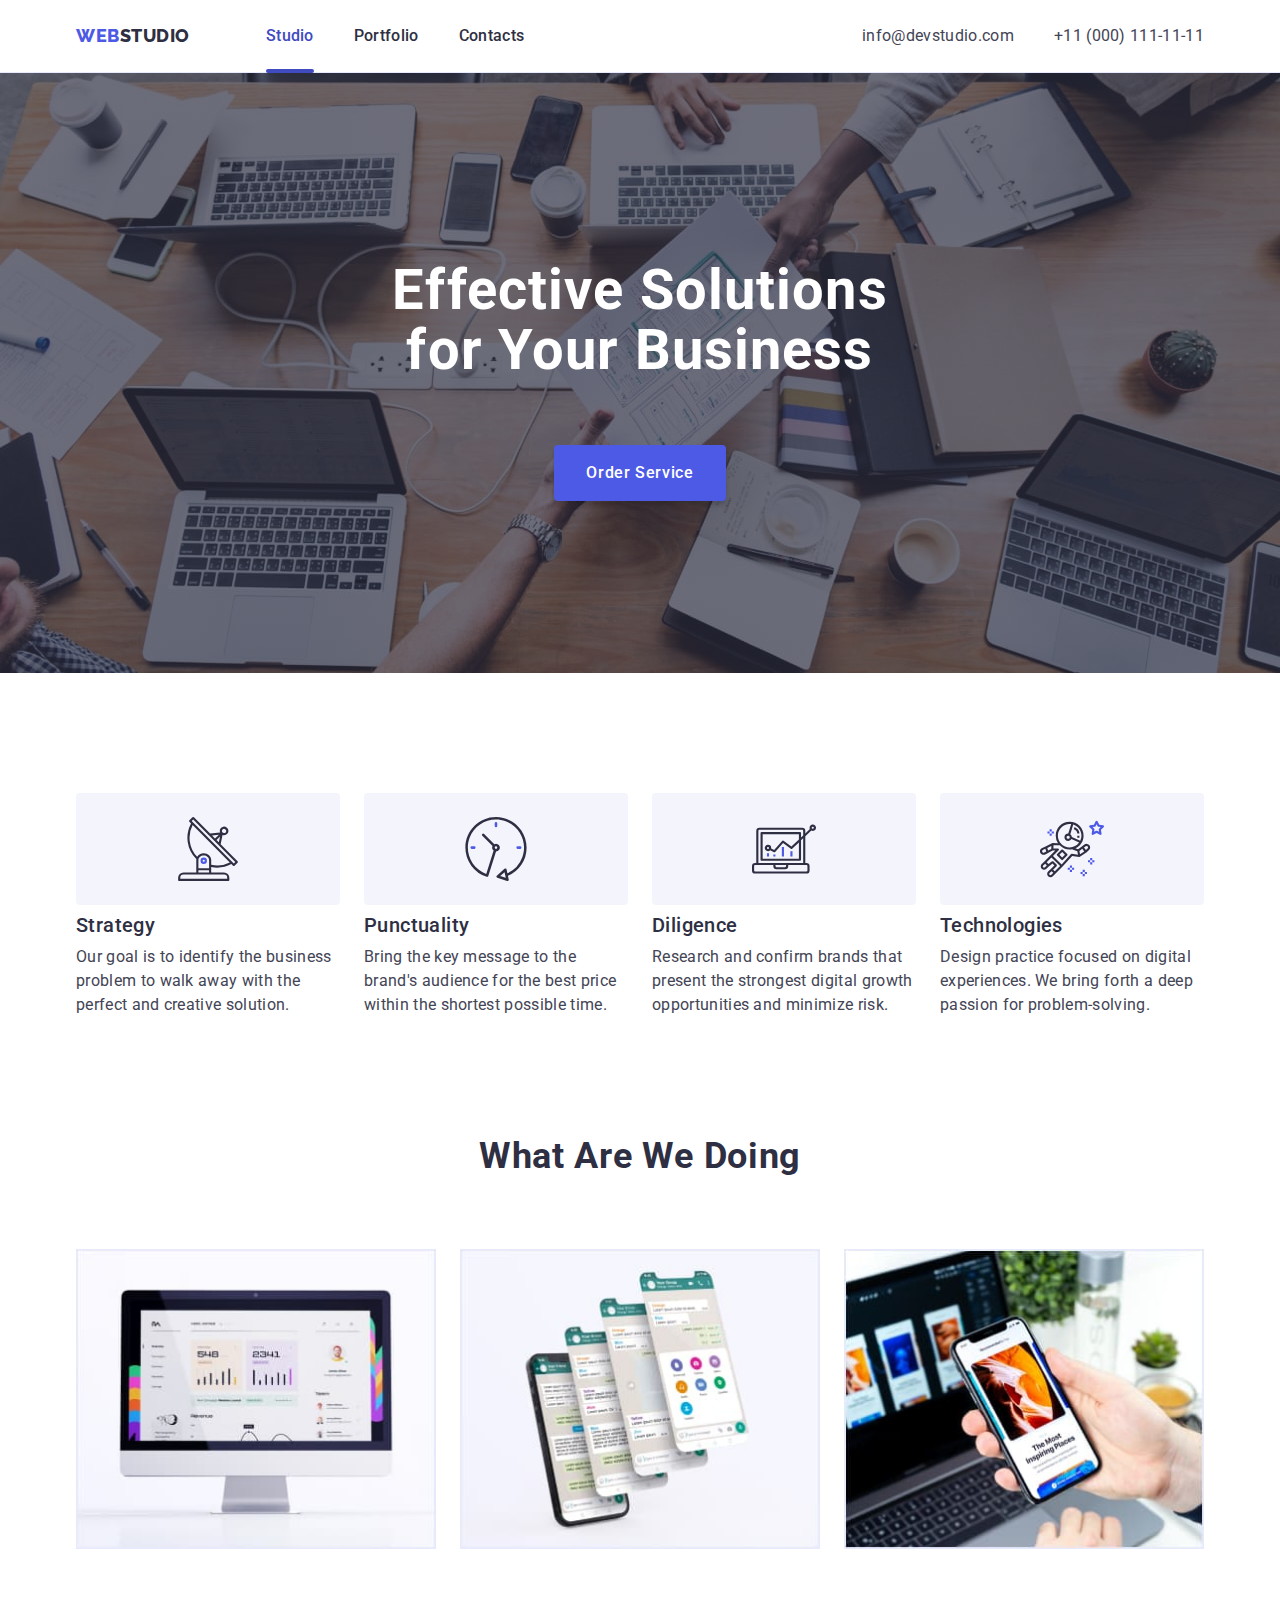
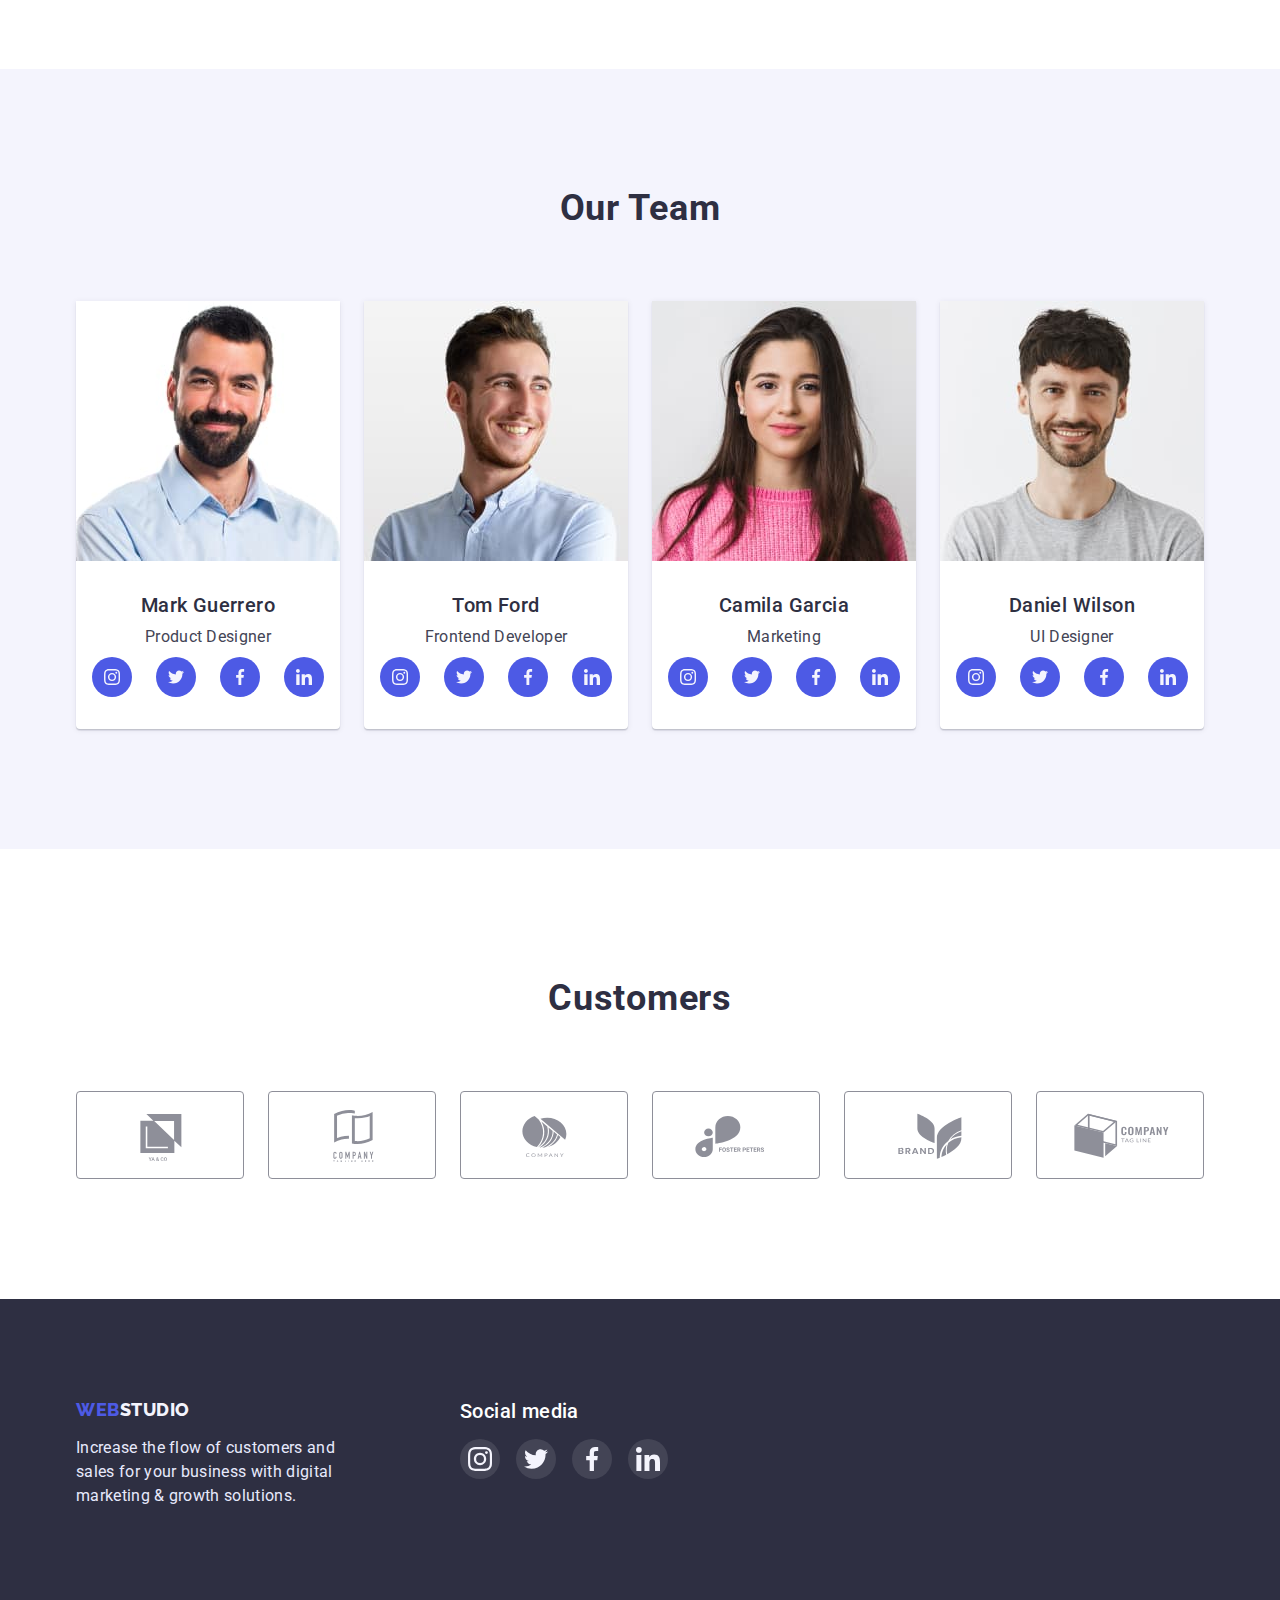
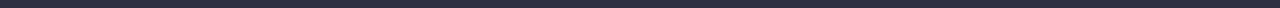
<file: index.html>
<!DOCTYPE html>
<html lang="en">
  <head>
    <meta charset="UTF-8" />
    <meta http-equiv="X-UA-Compatible" content="IE=edge" />
    <meta name="viewport" content="width=, initial-scale=1.0" />

    <title>Document</title>

    <!--font-family-->
    <link rel="preconnect" href="https://fonts.googleapis.com" />
    <link rel="preconnect" href="https://fonts.gstatic.com" crossorigin />
    <link
      href="https://fonts.googleapis.com/css2?family=Raleway:wght@800&family=Roboto:wght@400;500;700;900&display=swap"
      rel="stylesheet"
    />

    <!--normalize-->
    <link
      rel="stylesheet"
      href="https://cdn.jsdelivr.net/npm/modern-normalize@1.1.0/modern-normalize.min.css"
    />

    <!-- base styles-->
    <link rel="stylesheet" href="./css/style.css" />
  </head>

  <body>
    <header class="header">
      <div class="container header-container">
        <nav class="header-navigation">
          <a class="header-logo link" href="./index.html">
            <span>Web</span>Studio</a
          >
          <ul class="header-list list">
            <li class="header-links">
              <a class="header-link link current" href="./index.html">Studio</a>
            </li>
            <li class="header-links">
              <a class="header-link link" href="./portfolio.html">Portfolio</a>
            </li>
            <li class="header-links">
              <a class="header-link link" href="#Contacts">Contacts</a>
            </li>
          </ul>
        </nav>
        <address class="link-address">
          <ul class="contact-list list">
            <li class="contact-item">
              <a class="contact-link link" href="mailto:info@devstudio.com"
                >info@devstudio.com</a
              >
            </li>
            <li class="contact-item">
              <a class="contact-tel link" href="tel:+110001111111"
                >+11 (000) 111-11-11</a
              >
            </li>
          </ul>
        </address>
      </div>
    </header>
    <!--main-content-->
    <main>
      <!--hero-->
      <section class="hero">
        <div class="container">
          <h1 class="hero-title">Effective Solutions for Your Business</h1>
          <button type="button" class="hero-btn" data-modal-open>
            Order Service
          </button>
        </div>
      </section>
      <!--section1-->
      <section class="feature">
        <div class="container">
          <h2 class="visually-hidden">Features</h2>
          <ul class="feature-list list">
            <li class="list-item">
              <div class="icon">
                <svg width="64" height="64">
                  <use href="./images/icons.svg#antenna"></use>
                </svg>
              </div>
              <h3 class="feature-subtitle section-subtitle">Strategy</h3>
              <p class="feature-text section-text">
                Our goal is to identify the business problem to walk away with
                the perfect and creative solution.
              </p>
            </li>
            <li class="list-item">
              <div class="icon">
                <svg width="64" height="64">
                  <use href="./images/icons.svg#clock"></use>
                </svg>
              </div>
              <h3 class="feature-subtitle section-subtitle">Punctuality</h3>
              <p class="feature-text section-text">
                Bring the key message to the brand's audience for the best price
                within the shortest possible time.
              </p>
            </li>
            <li class="list-item">
              <div class="icon">
                <svg width="64" height="64">
                  <use href="./images/icons.svg#diagram"></use>
                </svg>
              </div>
              <h3 class="feature-subtitle section-subtitle">Diligence</h3>
              <p class="feature-text section-text">
                Research and confirm brands that present the strongest digital
                growth opportunities and minimize risk.
              </p>
            </li>
            <li class="list-item">
              <div class="icon">
                <svg width="64" height="64">
                  <use href="./images/icons.svg#astronaut"></use>
                </svg>
              </div>
              <h3 class="feature-subtitle section-subtitle">Technologies</h3>
              <p class="feature-text section-text">
                Design practice focused on digital experiences. We bring forth a
                deep passion for problem-solving.
              </p>
            </li>
          </ul>
        </div>
      </section>
      <!--section2-->
      <section class="about">
        <div class="container">
          <h2 class="about-title section-title">What are we doing</h2>
          <ul class="list-about list">
            <li class="list-about-item">
              <img
                src="./images/about/desktop.jpg"
                alt="computer monitor"
                width="360"
              />
            </li>
            <li class="list-about-item">
              <img
                src="./images/about/phone_app.jpg"
                alt="phone apps"
                width="360"
              />
            </li>
            <li class="list-about-item">
              <img
                src="./images/about/connection.jpg"
                alt="take a phone in a hand near the laptop"
                width="360"
              />
            </li>
          </ul>
        </div>
      </section>
      <!--section3-->
      <section class="team">
        <div class="container">
          <h2 class="team-title section-title">Our Team</h2>
          <ul class="about-team list">
            <li class="team-card">
              <img src="./images/team/mark.jpg" alt="man" width="264" />
              <div class="card-content">
                <h3 class="team-subtitle section-subtitle">Mark Guerrero</h3>
                <p class="team-text section-text">Product Designer</p>
                <ul class="social-list list">
                  <li class="social-list-item">
                    <a class="social-list-link" href="">
                      <svg class="social-list-icon" width="16" height="16">
                        <use href="./images/icons.svg#instagram"></use>
                      </svg>
                    </a>
                  </li>
                  <li class="social-list-item">
                    <a class="social-list-link" href="">
                      <svg class="social-list-icon" width="16" height="16">
                        <use href="./images/icons.svg#twitter"></use>
                      </svg>
                    </a>
                  </li>
                  <li class="social-list-item">
                    <a class="social-list-link" href="">
                      <svg class="social-list-icon" width="16" height="16">
                        <use href="./images/icons.svg#facebook"></use>
                      </svg>
                    </a>
                  </li>
                  <li class="social-list-item">
                    <a class="social-list-link" href="">
                      <svg class="social-list-icon" width="16" height="16">
                        <use href="./images/icons.svg#linkedin"></use>
                      </svg>
                    </a>
                  </li>
                </ul>
              </div>
            </li>
            <li class="team-card">
              <img src="./images/team/tom.jpg" alt="man" width="264" />
              <div class="card-content">
                <h3 class="team-subtitle section-subtitle">Tom Ford</h3>
                <p class="team-text section-text">Frontend Developer</p>
                <ul class="social-list list">
                  <li class="social-list-item">
                    <a class="social-list-link" href="">
                      <svg class="social-list-icon" width="16" height="16">
                        <use href="./images/icons.svg#instagram"></use>
                      </svg>
                    </a>
                  </li>
                  <li class="social-list-item">
                    <a class="social-list-link" href="">
                      <svg class="social-list-icon" width="16" height="16">
                        <use href="./images/icons.svg#twitter"></use>
                      </svg>
                    </a>
                  </li>
                  <li class="social-list-item">
                    <a class="social-list-link" href="">
                      <svg class="social-list-icon" width="16" height="16">
                        <use href="./images/icons.svg#facebook"></use>
                      </svg>
                    </a>
                  </li>
                  <li class="social-list-item">
                    <a class="social-list-link" href="">
                      <svg class="social-list-icon" width="16" height="16">
                        <use href="./images/icons.svg#linkedin"></use>
                      </svg>
                    </a>
                  </li>
                </ul>
              </div>
            </li>
            <li class="team-card">
              <img src="./images/team/camila.jpg" alt="woman" width="264" />
              <div class="card-content">
                <h3 class="team-subtitle section-subtitle">Camila Garcia</h3>
                <p class="team-text section-text">Marketing</p>
                <ul class="social-list list">
                  <li class="social-list-item">
                    <a class="social-list-link" href="">
                      <svg class="social-list-icon" width="16" height="16">
                        <use href="./images/icons.svg#instagram"></use>
                      </svg>
                    </a>
                  </li>
                  <li class="social-list-item">
                    <a class="social-list-link" href="">
                      <svg class="social-list-icon" width="16" height="16">
                        <use href="./images/icons.svg#twitter"></use>
                      </svg>
                    </a>
                  </li>
                  <li class="social-list-item">
                    <a class="social-list-link" href="">
                      <svg class="social-list-icon" width="16" height="16">
                        <use href="./images/icons.svg#facebook"></use>
                      </svg>
                    </a>
                  </li>
                  <li class="social-list-item">
                    <a class="social-list-link" href="">
                      <svg class="social-list-icon" width="16" height="16">
                        <use href="./images/icons.svg#linkedin"></use>
                      </svg>
                    </a>
                  </li>
                </ul>
              </div>
            </li>
            <li class="team-card">
              <img src="./images/team/daniel.jpg" alt="man" width="264" />
              <div class="card-content">
                <h3 class="team-subtitle section-subtitle">Daniel Wilson</h3>
                <p class="team-text section-text">UI Designer</p>
                <ul class="social-list list">
                  <li class="social-list-item">
                    <a class="social-list-link" href="">
                      <svg class="social-list-icon" width="16" height="16">
                        <use href="./images/icons.svg#instagram"></use>
                      </svg>
                    </a>
                  </li>
                  <li class="social-list-item">
                    <a class="social-list-link" href="">
                      <svg class="social-list-icon" width="16" height="16">
                        <use href="./images/icons.svg#twitter"></use>
                      </svg>
                    </a>
                  </li>
                  <li class="social-list-item">
                    <a class="social-list-link" href="">
                      <svg class="social-list-icon" width="16" height="16">
                        <use href="./images/icons.svg#facebook"></use>
                      </svg>
                    </a>
                  </li>
                  <li class="social-list-item">
                    <a class="social-list-link" href="">
                      <svg class="social-list-icon" width="16" height="16">
                        <use href="./images/icons.svg#linkedin"></use>
                      </svg>
                    </a>
                  </li>
                </ul>
              </div>
            </li>
          </ul>
        </div>
      </section>
      <!--section4-->
      <section class="customers">
        <div class="container">
          <h2 class="section-title">Customers</h2>
          <ul class="logo-list list">
            <li class="logo-list-item">
              <a class="logo-list-link" href="">
                <svg class="logo-list-icon" width="104" height="56">
                  <use href="./images/icons.svg#logo"></use>
                </svg>
              </a>
            </li>
            <li class="logo-list-item">
              <a class="logo-list-link" href="">
                <svg class="logo-list-icon" width="104" height="56">
                  <use href="./images/icons.svg#logo-1"></use>
                </svg>
              </a>
            </li>
            <li class="logo-list-item">
              <a class="logo-list-link" href="">
                <svg class="logo-list-icon" width="104" height="56">
                  <use href="./images/icons.svg#logo-2"></use>
                </svg>
              </a>
            </li>
            <li class="logo-list-item">
              <a class="logo-list-link" href="">
                <svg class="logo-list-icon" width="104" height="56">
                  <use href="./images/icons.svg#logo-3"></use>
                </svg>
              </a>
            </li>
            <li class="logo-list-item">
              <a class="logo-list-link" href="">
                <svg class="logo-list-icon" width="104" height="56">
                  <use href="./images/icons.svg#logo-4"></use>
                </svg>
              </a>
            </li>
            <li class="logo-list-item">
              <a class="logo-list-link" href="">
                <svg class="logo-list-icon" width="104" height="56">
                  <use href="./images/icons.svg#logo-5"></use>
                </svg>
              </a>
            </li>
          </ul>
        </div>
      </section>
    </main>
    <!--Footer-->
    <footer class="footer">
      <div class="footer-container container">
        <div class="footer-asaid">
          <a class="footer-logo link" href="./index.html">
            <span>Web</span>Studio</a
          >
          <p class="footer-text">
            Increase the flow of customers and sales for your business with
            digital marketing & growth solutions.
          </p>
        </div>
        <div class="footer-link">
          <h2 class="footer-subtitle section-subtitle">Social media</h2>
          <ul class="footer-social-list list">
            <li class="footer-social-item">
              <a class="footer-social-link" href="">
                <svg class="footer-social-icon" width="24" height="24">
                  <use href="./images/icons.svg#instagram"></use>
                </svg>
              </a>
            </li>
            <li class="footer-social-item">
              <a class="footer-social-link" href="">
                <svg class="footer-social-icon" width="24" height="24">
                  <use href="./images/icons.svg#twitter"></use>
                </svg>
              </a>
            </li>
            <li class="footer-social-item">
              <a class="footer-social-link" href="">
                <svg class="footer-social-icon" width="24" height="24">
                  <use href="./images/icons.svg#facebook"></use>
                </svg>
              </a>
            </li>
            <li class="footer-social-item">
              <a class="footer-social-link" href="">
                <svg class="footer-social-icon" width="24" height="24">
                  <use href="./images/icons.svg#linkedin"></use>
                </svg>
              </a>
            </li>
          </ul>
        </div>
      </div>
    </footer>
    <!--backdrop-->
    <div class="backdrop is-hidden" data-modal>
      <div class="modal">
        <button type="button" class="modal-btn" data-modal-close>
          <svg class="modal-btn-icon" width="8" height="8">
            <use href="./images/icons.svg#modal-close"></use>
          </svg>
        </button>
      </div>
    </div>
    <script src="./js/modal.js"></script>
  </body>
</html>
</file>
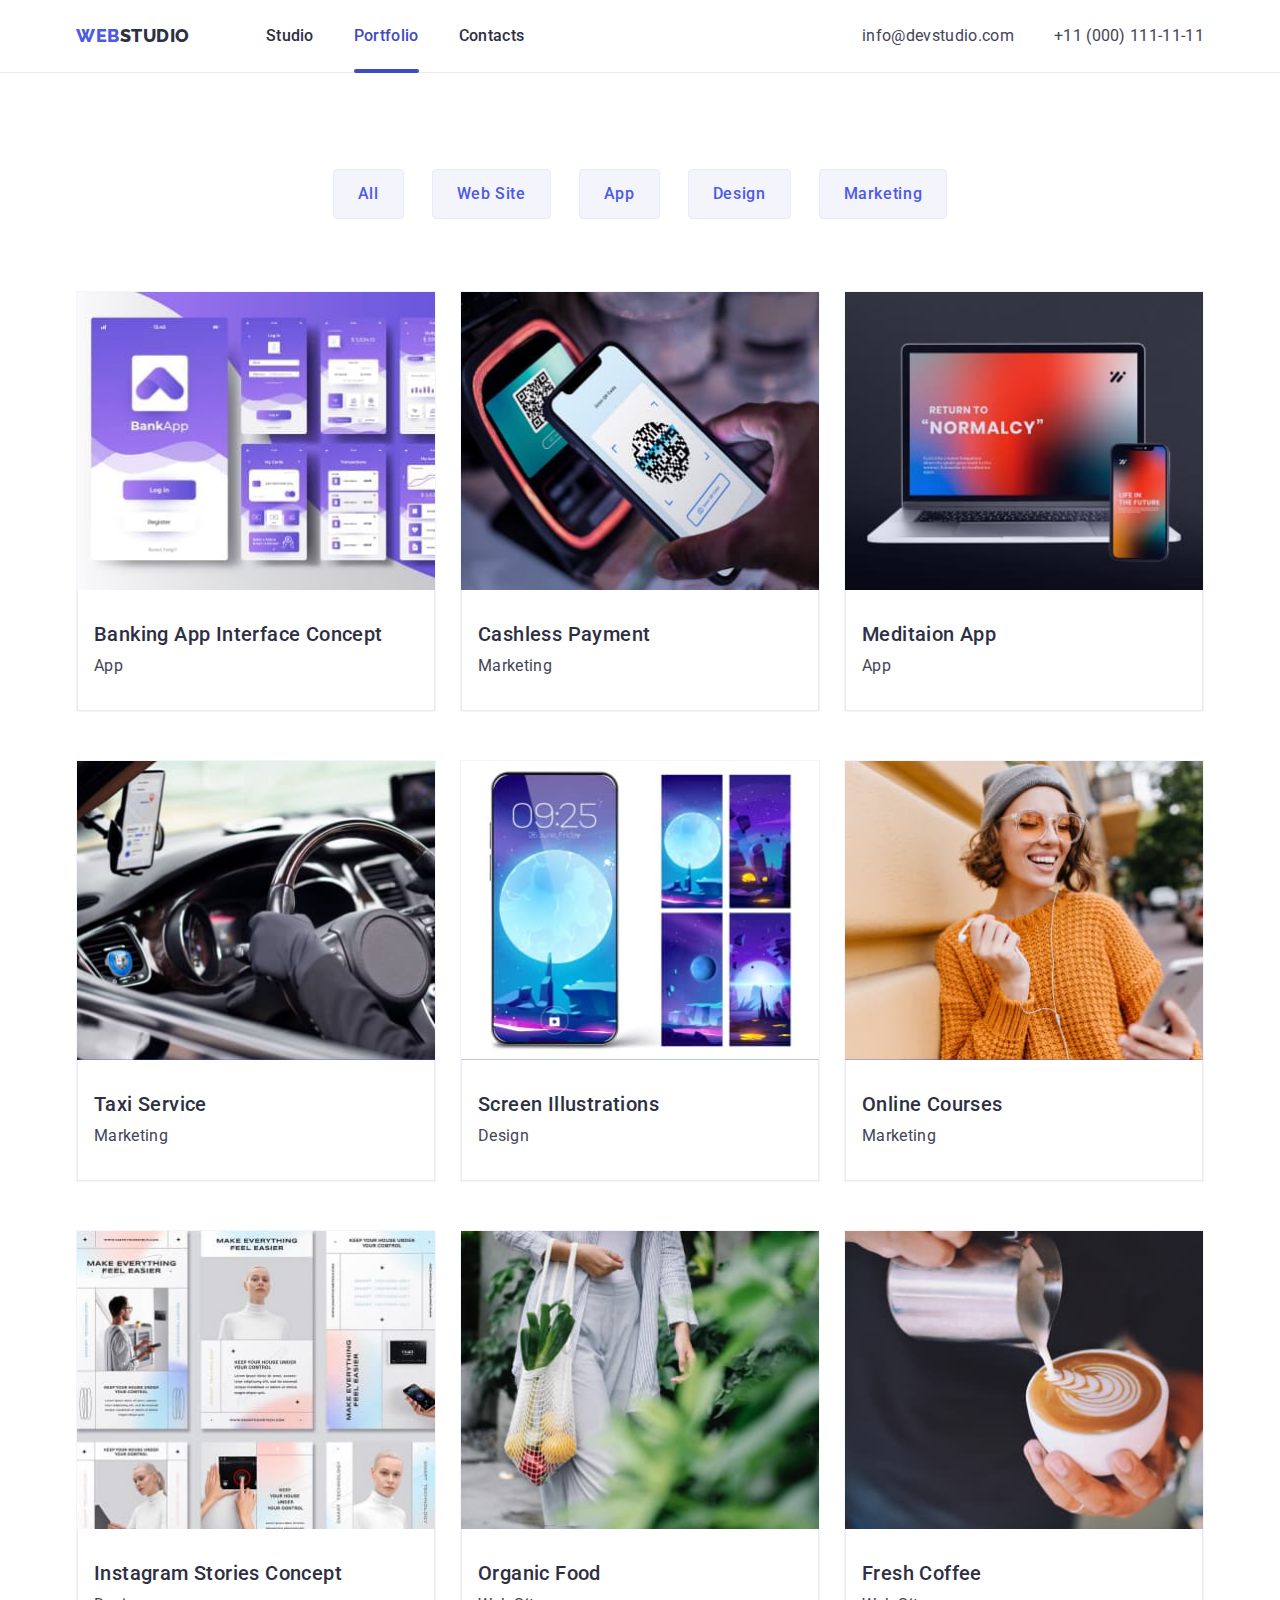
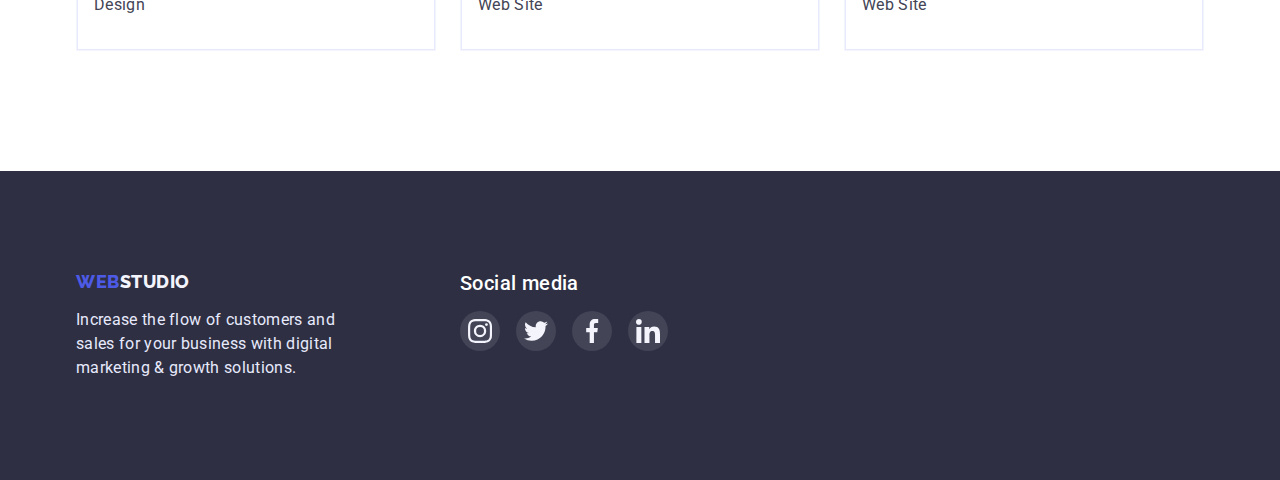
<file: portfolio.html>
<!DOCTYPE html>
<html lang="en">
  <head>
    <meta charset="UTF-8" />
    <meta http-equiv="X-UA-Compatible" content="IE=edge" />
    <meta name="viewport" content="width=, initial-scale=1.0" />

    <title>Document</title>

    <!--font-family-->
    <link rel="preconnect" href="https://fonts.googleapis.com" />
    <link rel="preconnect" href="https://fonts.gstatic.com" crossorigin />
    <link
      href="https://fonts.googleapis.com/css2?family=Raleway:wght@800&family=Roboto:wght@400;500;700;900&display=swap"
      rel="stylesheet"
    />

    <!--normalize-->
    <link
      rel="stylesheet"
      href="https://cdn.jsdelivr.net/npm/modern-normalize@1.1.0/modern-normalize.min.css"
    />

    <!--base styles-->
    <link rel="stylesheet" href="./css/style.css" />
  </head>

  <body>
    <header class="header">
      <div class="container header-container">
        <nav class="header-navigation">
          <a class="header-logo link" href="./index.html">
            <span>Web</span>Studio</a
          >
          <ul class="header-list list">
            <li class="header-links">
              <a class="header-link link" href="./index.html">Studio</a>
            </li>
            <li class="header-links">
              <a class="header-link link current" href="./index.html"
                >Portfolio</a
              >
            </li>
            <li class="header-links">
              <a class="header-link link" href="#Contacts">Contacts</a>
            </li>
          </ul>
        </nav>
        <address class="link-address">
          <ul class="contact-list list">
            <li class="contact-item">
              <a class="contact-link link" href="mailto:info@devstudio.com"
                >info@devstudio.com</a
              >
            </li>
            <li class="contact-item">
              <a class="contact-tel link" href="tel:+110001111111"
                >+11 (000) 111-11-11</a
              >
            </li>
          </ul>
        </address>
      </div>
    </header>
    <!-- main-content -->
    <main>
      <section class="portfolio">
        <div class="container">
          <h1 class="visually-hidden">Portfolio</h1>
          <ul class="list-btn list">
            <li class="btn">
              <button type="button" class="btn-items">All</button>
            </li>
            <li class="btn">
              <button type="button" class="btn-items">Web Site</button>
            </li>
            <li class="btn">
              <button type="button" class="btn-items">App</button>
            </li>
            <li class="btn">
              <button type="button" class="btn-items">Design</button>
            </li>
            <li class="btn">
              <button type="button" class="btn-items">Marketing</button>
            </li>
          </ul>
          <ul class="image-list list">
            <li class="image-item">
              <a class="img-link" href="#app">
                <div class="img-wrapper">
                  <img
                    src="./images/portfolio/functions.jpg"
                    alt="seven slides with functions of the banking app"
                    width="360"
                    height="300"
                  />
                  <p class="overlay-text section-text">
                    14 Stylish and User-Friendly App Design Concepts · Task
                    Manager App · Calorie Tracker App · Exotic Fruit Ecommerce
                    App · Cloud Storage App
                  </p>
                </div>
                <div class="img">
                  <h2 class="image-subtitle section-subtitle">
                    Banking App Interface Concept
                  </h2>
                  <p class="image-text section-text">App</p>
                </div>
              </a>
            </li>
            <li class="image-item">
              <a class="img-link" href="#marketing">
                <div class="img-wrapper">
                  <img
                    src="./images/portfolio/contact.jpg"
                    alt="a phone in a hand scans QR-code"
                    width="360"
                    height="300"
                  />
                  <p class="overlay-text section-text">
                    14 Stylish and User-Friendly App Design Concepts · Task
                    Manager App · Calorie Tracker App · Exotic Fruit Ecommerce
                    App · Cloud Storage App
                  </p>
                </div>
                <div class="img">
                  <h2 class="image-subtitle section-subtitle">
                    Cashless Payment
                  </h2>
                  <p class="image-text section-text">Marketing</p>
                </div>
              </a>
            </li>
            <li class="image-item">
              <a class="img-link" href="#app">
                <div class="img-wrapper">
                  <img
                    src="./images/portfolio/screans.jpg"
                    alt="phone near laptop with the same images on screens"
                    width="360"
                    height="300"
                  />
                  <p class="overlay-text section-text">
                    14 Stylish and User-Friendly App Design Concepts · Task
                    Manager App · Calorie Tracker App · Exotic Fruit Ecommerce
                    App · Cloud Storage App
                  </p>
                </div>
                <div class="img">
                  <h2 class="image-subtitle section-subtitle">Meditaion App</h2>
                  <p class="image-text section-text">App</p>
                </div>
              </a>
            </li>
            <li class="image-item">
              <a class="img-link" href="#marketing">
                <div class="img-wrapper">
                  <img
                    src="./images/portfolio/driving.jpg"
                    alt="using a phone during driving"
                    width="360"
                    height="300"
                  />
                  <p class="overlay-text section-text">
                    14 Stylish and User-Friendly App Design Concepts · Task
                    Manager App · Calorie Tracker App · Exotic Fruit Ecommerce
                    App · Cloud Storage App
                  </p>
                </div>
                <div class="img">
                  <h2 class="image-subtitle section-subtitle">Taxi Service</h2>
                  <p class="image-text section-text">Marketing</p>
                </div>
              </a>
            </li>
            <li class="image-item">
              <a class="img-link" href="#design">
                <div class="img-wrapper">
                  <img
                    src="./images/portfolio/phone_screan.jpg"
                    alt="five examples of phone screensaver"
                    width="360"
                    height="300"
                  />
                  <p class="overlay-text section-text">
                    14 Stylish and User-Friendly App Design Concepts · Task
                    Manager App · Calorie Tracker App · Exotic Fruit Ecommerce
                    App · Cloud Storage App
                  </p>
                </div>
                <div class="img">
                  <h2 class="image-subtitle section-subtitle">
                    Screen Illustrations
                  </h2>
                  <p class="image-text section-text">Design</p>
                </div>
              </a>
            </li>
            <li class="image-item">
              <a class="img-link" href="#marketing">
                <div class="img-wrapper">
                  <img
                    src="./images/portfolio/girl.jpg"
                    alt="smiling girl in glasses communikates by phone"
                    width="360"
                    height="300"
                  />
                  <p class="overlay-text section-text">
                    14 Stylish and User-Friendly App Design Concepts · Task
                    Manager App · Calorie Tracker App · Exotic Fruit Ecommerce
                    App · Cloud Storage App
                  </p>
                </div>
                <div class="img">
                  <h2 class="image-subtitle section-subtitle">
                    Online Courses
                  </h2>
                  <p class="image-text section-text">Marketing</p>
                </div>
              </a>
            </li>
            <li class="image-item">
              <a class="img-link" href="#design">
                <div class="img-wrapper">
                  <img
                    src="./images/portfolio/slides.jpg"
                    alt="slides with information how you can use smart technology"
                    width="360"
                    height="300"
                  />
                  <p class="overlay-text section-text">
                    14 Stylish and User-Friendly App Design Concepts · Task
                    Manager App · Calorie Tracker App · Exotic Fruit Ecommerce
                    App · Cloud Storage App
                  </p>
                </div>
                <div class="img">
                  <h2 class="image-subtitle section-subtitle">
                    Instagram Stories Concept
                  </h2>
                  <p class="image-text section-text">Design</p>
                </div>
              </a>
            </li>
            <li class="image-item">
              <a class="img-link" href="#web-site">
                <div class="img-wrapper">
                  <img
                    src="./images/portfolio/shopping.jpg"
                    alt="a woman's walking with a bag of vegetables"
                    width="360"
                    height="300"
                  />
                  <p class="overlay-text section-text">
                    14 Stylish and User-Friendly App Design Concepts · Task
                    Manager App · Calorie Tracker App · Exotic Fruit Ecommerce
                    App · Cloud Storage App
                  </p>
                </div>
                <div class="img">
                  <h2 class="image-subtitle section-subtitle">Organic Food</h2>
                  <p class="image-text section-text">Web Site</p>
                </div>
              </a>
            </li>
            <li class="image-item">
              <a class="img-link" href="#web-site">
                <div class="img-wrapper">
                  <img
                    src="./images/portfolio/coffee.jpg"
                    alt="a man with cup of coffee in a hand drowing a picture by milk"
                    width="360"
                    height="300"
                  />
                  <p class="overlay-text section-text">
                    14 Stylish and User-Friendly App Design Concepts · Task
                    Manager App · Calorie Tracker App · Exotic Fruit Ecommerce
                    App · Cloud Storage App
                  </p>
                </div>
                <div class="img">
                  <h2 class="image-subtitle section-subtitle">Fresh Coffee</h2>
                  <p class="image-text section-text">Web Site</p>
                </div>
              </a>
            </li>
          </ul>
        </div>
      </section>
    </main>
    <!-- footer -->
    <footer class="footer">
      <div class="footer-container container">
        <div class="footer-asaid">
          <a class="footer-logo link" href="./index.html">
            <span>Web</span>Studio</a
          >
          <p class="footer-text">
            Increase the flow of customers and sales for your business with
            digital marketing & growth solutions.
          </p>
        </div>
        <div class="footer-link">
          <h3 class="footer-subtitle section-subtitle">Social media</h3>
          <ul class="footer-social-list list">
            <li class="footer-social-item">
              <a class="footer-social-link" href="">
                <svg class="footer-social-icon" width="24" height="24">
                  <use href="./images/icons.svg#instagram"></use>
                </svg>
              </a>
            </li>
            <li class="footer-social-item">
              <a class="footer-social-link" href="">
                <svg class="footer-social-icon" width="24" height="24">
                  <use href="./images/icons.svg#twitter"></use>
                </svg>
              </a>
            </li>
            <li class="footer-social-item">
              <a class="footer-social-link" href="">
                <svg class="footer-social-icon" width="24" height="24">
                  <use href="./images/icons.svg#facebook"></use>
                </svg>
              </a>
            </li>
            <li class="footer-social-item">
              <a class="footer-social-link" href="">
                <svg class="footer-social-icon" width="24" height="24">
                  <use href="./images/icons.svg#linkedin"></use>
                </svg>
              </a>
            </li>
          </ul>
        </div>
      </div>
    </footer>
  </body>
</html>
</file>
<file: css/style.css>
:root {
  --main-title-color: #2e2f42;
  --second-title-color: #ffffff;
  --main-text-color: #434455;
  --second-text-color: #e7e9fc;
  --main-link-text-color: #2e2f42;
  --second-link-text-color: #4d5ae5;
  --third-link-text-color: #f4f4fd;
  --main-btn-text-color: #4d5ae5;
  --second-btn-text-color: #ffffff;
  --main-btn-bcg-color: #4d5ae5;
  --second-btn-bcg-color: #f4f4fd;
  --hero-btn-bcg-color: #404bbf;
  --accent-color: #404bbf;
  --main-bcg-color: #ffffff;
  --second-bcg-color: #2e2f42;
  --third-bcg-color: #f4f4fd;
  --border-color: #404bbf;

  --tm-function: cubic-bezier(0.4, 0, 0.2, 1);
}

/* base */

body {
  font-family: "Roboto", sans-serif;
  background-color: var(--main-bcg-color);
  font-size: 16px;
}

/* components class */

.list {
  padding: 0;
  margin: 0;

  list-style: none;
}

.list-item {
  width: calc((100% - 72px) / 4);
}

.list-item:not(:last-child) {
  margin-right: 24px;
}

h1,
h2,
h3,
p {
  margin-top: 0;
  margin-bottom: 0;
}

.link {
  text-decoration: none;
}

.section-title {
  margin-bottom: 72px;
  text-align: center;

  font-size: 36px;
  line-height: 1.11;

  letter-spacing: 0.02em;
  text-transform: capitalize;
  color: var(--main-title-color);
}

.section-subtitle {
  margin-bottom: 8px;

  font-weight: 500;
  font-size: 20px;
  line-height: 1.2;
  letter-spacing: 0.02em;
  color: var(--main-title-color);
}

.section-text {
  line-height: 1.5;
  letter-spacing: 0.02em;
  color: var(--main-text-color);
}

.visually-hidden {
  position: absolute;
  white-space: nowrap;
  width: 1px;
  height: 1px;
  overflow: hidden;
  border: 0;
  padding: 0;
  clip: rect(0 0 0 0);
  clip-path: inset(50%);
  margin: -1px;
}

.container {
  max-width: 1158px;
  padding: 0px 15px;
  margin: 0 auto;
}

img {
  display: block;
  max-width: 100%;
  height: auto;
}

/* header */

.header {
  position: relative;
  border-bottom: 1px solid #e7e9fc;
}

.header-container {
  display: flex;
  align-items: center;
  justify-content: space-between;
}

.header-navigation {
  display: flex;
  align-items: center;
}

.header-list,
.contact-list {
  display: flex;
}

.header-list .link,
.contact-list .link {
  display: block;
  padding: 24px 0;
}

.header-links:not(:last-child),
.contact-item:not(:last-child) {
  margin-right: 40px;
}

.header-links {
}

.header-link {
  font-weight: 500;
  line-height: 1.5;
  letter-spacing: 0.02em;
  color: var(--main-link-text-color);

  transition: color 250ms var(--tm-function);
}

.header-link:hover,
.header-link:focus {
  color: var(--accent-color);
}

.current {
  position: relative;
  color: var(--accent-color);
}

.current::after {
  position: absolute;
  bottom: -1px;
  left: 0;
  display: block;
  content: "";
  width: 100%;
  height: 4px;

  background-color: var(--accent-color);
  border-radius: 2px;
}

.header-logo {
  margin-right: 76px;
  font-family: "Raleway", sans-serif;
  font-weight: 800;
  font-size: 18px;
  line-height: 1.33;

  letter-spacing: 0.03em;
  text-transform: uppercase;
  color: var(--main-link-text-color);
}

.header-logo span {
  color: var(--second-link-text-color);
}

.link-address {
  font-style: normal;
}

.contact-list {
  margin-left: auto;
}

.contact-item {
  display: block;
}

.contact-link,
.contact-tel {
  line-height: 1.5;
  letter-spacing: 0.02em;
  color: var(--main-text-color);
  transition: color 250ms var(--tm-function);
}
/* 
.contact-link {
  transition: color 250ms var(--tm-function);
} */

.contact-link:hover,
.contact-link:focus {
  color: var(--accent-color);
}

/* hero */

.hero {
  padding: 188px 0;
  text-align: center;
  background: var(--second-bcg-color);

  background-image: linear-gradient(
      rgba(46, 47, 66, 0.7),
      rgba(46, 47, 66, 0.7)
    ),
    url(../images/hero/people-office.jpg);
  background-repeat: no-repeat;
  background-position: center;
  background-size: cover;
  max-width: 1440px;
  height: 600px;
  margin: auto;
}

.hero-title {
  width: 500px;
  margin: 0 auto 64px;

  font-size: 56px;
  line-height: 1.07;
  letter-spacing: 0.02em;
  color: var(--second-title-color);
}

.hero-btn {
  border: none;
  display: inline-block;
  padding: 16px 32px;
  font-family: inherit;
  font-weight: 500;
  font-size: 16px;
  line-height: 1.5;
  letter-spacing: 0.04em;
  color: var(--second-btn-text-color);
  background: var(--main-btn-bcg-color);
  box-shadow: 0px 4px 4px rgba(0, 0, 0, 0.15);
  border-radius: 4px;
  cursor: pointer;

  transition: background-color 250ms var(--tm-function);
}

.hero-btn:hover,
.hero-btn:focus {
  background: var(--accent-color);
}

/* Portfolio */

.btn {
  display: inline-block;
}

.list-btn .btn + .btn {
  margin-left: 24px;
}

.list-btn {
  margin-bottom: 72px;
  text-align: center;
}

.btn-items {
  padding: 12px 24px;

  font-family: inherit;
  font-weight: 500;
  font-size: 16px;
  line-height: 1.5;
  display: flex;
  align-items: center;
  text-align: center;
  letter-spacing: 0.04em;
  color: var(--main-btn-text-color);
  background: var(--second-btn-bcg-color);
  border: 1px solid #e7e9fc;
  border-radius: 4px;
  cursor: pointer;

  transition: background-color 250ms var(--tm-function),
    box-shadow 250ms var(--tm-function), color 250ms var(--tm-function);
}

.btn-items:hover,
.btn-items:focus {
  background: var(--accent-color);
  box-shadow: 0px 3px 1px rgba(0, 0, 0, 0.1), 0px 2px 1px rgba(0, 0, 0, 0.08),
    0px 2px 2px rgba(0, 0, 0, 0.12);
  color: var(--second-btn-text-color);
}

.portfolio {
  padding: 96px 0 120px 0;
}

.image-list {
  display: flex;
  flex-wrap: wrap;
  row-gap: 48px;
  column-gap: 24px;
}

.image-item {
  width: calc((100% - 48px) / 3);
  padding: 0;
  border: 0.5px solid #f4f4fd;
}

.img-link {
  display: block;
  text-decoration: none;

  transition: box-shadow 250ms var(--tm-function);
}
.img-link:hover,
.img-link:focus {
  box-shadow: 0px 1px 6px rgba(46, 47, 66, 0.08),
    0px 1px 1px rgba(46, 47, 66, 0.16), 0px 2px 1px rgba(46, 47, 66, 0.08);
}

.img-wrapper {
  position: relative;
  overflow: hidden;
}

.overlay-text {
  position: absolute;
  top: 0;
  left: 0;
  width: 100%;
  height: 100%;
  display: block;
  padding: 40px 32px;
  transform: translateY(100%);
  transition: transform 250ms var(--tm-function);

  color: var(--third-link-text-color);
  background-color: rgba(77, 90, 229, 0.5);
}
/* overflow: auto; */

.img-link:hover .overlay-text,
.img-link:focus .overlay-text {
  transform: translateY(0);
}

.img {
  padding: 32px 16px;
  border-right: 1px solid #e7e9fc;
  border-left: 1px solid #e7e9fc;
  border-bottom: 1px solid #e7e9fc;
}

/* section1 */
.feature {
  padding: 120px 0;
}

.feature-list {
  display: flex;
}

.list .list-item {
  width: 264px;
  text-align: left;
}

.icon {
  display: flex;
  margin-bottom: 8px;
  height: 112px;
  width: 100%;
  justify-content: center;
  align-items: center;
  background-color: #f4f4fd;
  border-radius: 4px;
}

/* section2 */
.about {
  padding-bottom: 120px;
}

.list-about {
  display: flex;
  gap: 24px;
}

.list-about-item {
  min-width: 360px;
  border: 1px solid #e7e9fc;
}

/* section3 */
.team {
  padding: 120px 0;
  background: var(--third-bcg-color);
}

.about-team {
  display: flex;
  flex-wrap: wrap;
  gap: 24px;
}

.card-content {
  padding: 32px 0;
}

.team-text {
  margin-bottom: 8px;
}

.social-list {
  display: flex;
  justify-content: center;
  gap: 24px;
}

.social-list-item {
  width: 40px;
}

.social-list-link {
  display: flex;
  justify-content: center;
  align-items: center;
  height: 40px;
  width: 100%;
  fill: #f4f4fd;
  background-color: #4d5ae5;
  border-radius: 50%;

  transition: background-color 250ms var(--tm-function);
}

.social-list-link:hover,
.social-list-link:focus {
  background-color: var(--accent-color);
}
/* .social-list-link:hover .social-list-icon,
.social-list-link:focus .social-list-icon {
  fill: aqua;
} */
.team-card {
  display: inline-block;
  text-align: center;

  background: var(--main-bcg-color);
  box-shadow: 0px 1px 6px rgba(46, 47, 66, 0.08),
    0px 1px 1px rgba(46, 47, 66, 0.16), 0px 2px 1px rgba(46, 47, 66, 0.08);
  border-radius: 0px 0px 4px 4px;
}

/* section4 */
.customers {
  padding: 130px 0 120px 0;
}

.logo-list {
  display: flex;
  justify-content: center;
  gap: 24px;
}

.logo-list-item {
  width: 168px;
}

.logo-list-link {
  display: flex;
  justify-content: center;
  align-items: center;
  width: 100%;
  height: 88px;
  border: 1px solid #8e8f99;
  border-radius: 4px;
  fill: #8e8f99;

  transition: background-color 250ms var(--tm-function),
    fill 250ms var(--tm-function);
}

.logo-list-link:hover,
.logo-list-link:focus {
  border-color: var(--accent-color);
  fill: var(--border-color);
}

/* footer */
.footer {
  padding: 100px 0;
  background: var(--second-bcg-color);
}

.footer-container {
  display: flex;
  flex-wrap: wrap;
}

.footer-logo {
  margin-bottom: 16px;
  font-family: "Raleway", sans-serif;
  font-style: normal;
  font-weight: 800;
  font-size: 18px;
  line-height: 1.17;
  display: block;

  letter-spacing: 0.03em;
  text-transform: uppercase;
  color: var(--third-link-text-color);
}

.footer-logo span {
  color: var(--second-link-text-color);
}

.footer-text {
  width: 264px;
  text-align: left;
  line-height: 1.5;
  letter-spacing: 0.02em;
  color: var(--second-text-color);
}

/* footer-social */
.footer-link {
  margin-left: 120px;
  max-width: 208px;
}

.footer-subtitle {
  margin-bottom: 16px;
  color: var(--second-title-color);
}

.footer-social-list {
  display: flex;
  justify-content: center;
  align-items: baseline;
  gap: 16px;
}

.footer-social-item {
  width: 40px;
}

.footer-social-link {
  display: flex;
  width: 100%;
  height: 40px;
  justify-content: center;
  align-items: center;
  fill: #f4f4fd;
  border-radius: 50%;
  background: rgba(255, 255, 255, 0.1);

  transition: background-color 250ms var(--tm-function);
}

.footer-social-link:hover,
.footer-social-link:focus {
  background-color: #31d0aa;
}

/*modal window*/

.backdrop {
  position: fixed;
  top: 0;
  left: 0;
  z-index: 100;
  width: 100%;
  height: 100%;
  background: rgba(46, 47, 66, 0.4);
  transition: opacity 250ms var(--tm-function),
    visibility 250ms var(--tm-function);
}

.backdrop.is-hidden {
  opacity: 0;
  visibility: hidden;
  pointer-events: none;
}

.modal {
  position: absolute;
  top: 50%;
  left: 50%;
  transform: translate(-50%, -50%);
  width: 408px;
  height: 576px;

  padding: 24px;

  background: #fcfcfc;
  box-shadow: 0px 1px 1px rgba(0, 0, 0, 0.14), 0px 1px 3px rgba(0, 0, 0, 0.12),
    0px 2px 1px rgba(0, 0, 0, 0.2);
  border-radius: 4px;
}

.backdrop.is-hidden .modal {
  transform: translate(-50%, -50%);
}

.modal-btn {
  position: absolute;
  display: flex;
  top: 24px;
  right: 24px;
  width: 24px;
  height: 24px;
  justify-content: center;
  align-items: center;
  padding: 0;
  background: #e7e9fc;
  border: 1px solid rgba(0, 0, 0, 0.1);
  border-radius: 50%;
  fill: #000000;

  transition: background-color 250ms var(--tm-function),
    fill 250ms var(--tm-function);
}

.modal-btn:hover,
.modal-btn:focus {
  background-color: var(--accent-color);
  fill: var(--second-btn-text-color);
}
</file>
